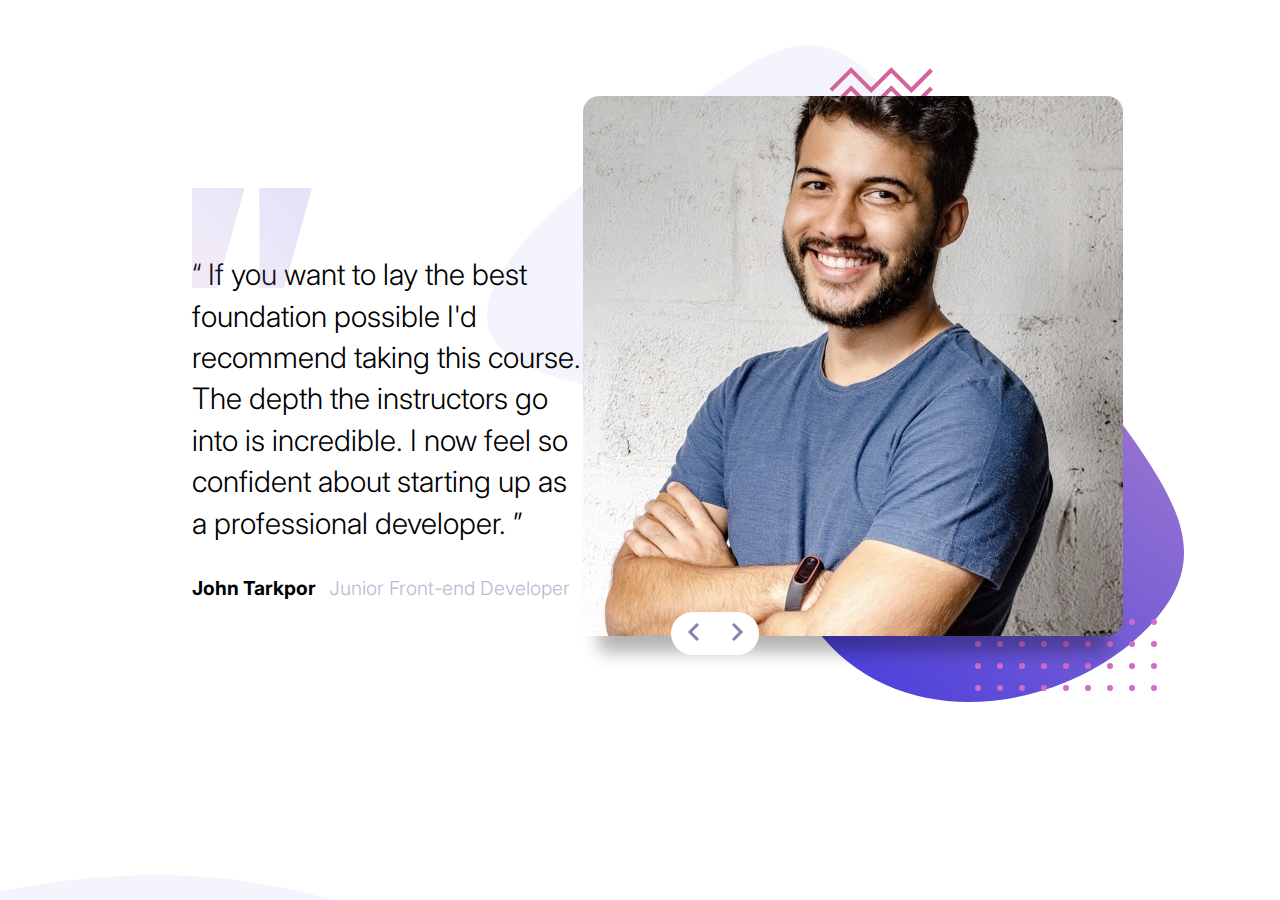
<file: coding-bootcamp-testimonials-slider-master/index.html>
<!DOCTYPE html>
<html lang="en">

<head>
    <meta charset="UTF-8">
    <meta name="viewport" content="width=device-width, initial-scale=1.0">
    <title>Bootcamp testimonial slider</title>
    <link rel="shortcut icon" href="images/favicon-32x32.png" type="image/x-icon">
    <link rel="stylesheet" href="style.css">
    <link rel="preconnect" href="https://fonts.gstatic.com">
    <link href="https://fonts.googleapis.com/css2?family=Inter:wght@300;500;700&display=swap" rel="stylesheet">
</head>

<body>
    <div id="screen-left">
        <img src="images/pattern-quotes.svg">
        <h2>&ldquo; If you want to lay the best foundation possible I'd recommend taking this course. The depth the
            instructors
            go into is incredible. I now feel so confident about starting up as a professional developer. &rdquo;</h2>
        <h4>
            <div id="name">John Tarkpor</div>
            <div id="description">Junior Front-end Developer</div>
        </h4>

    </div>
    <div id="screen-right">
        <img id="bg-pattern" src="images/pattern-bg.svg">
        <div class="carousel">

            <div class="carousel__track-container">
                <ul class="carousel__track">
                    <li class="carousel__slide current-slide">
                        <img class="carousel__image" src="images/image-john.jpg">
                    </li>
                    <li class="carousel__slide">
                        <img class="carousel__image" src="images/image-tanya.jpg">
                    </li>
                </ul>
            </div>
            <div class="buttons"><button class="carousel_button carousel__button--left">
                    <img src="images/icon-prev.svg" id="left">
                </button>
                <button class="carousel_button carousel__button--right">
                    <img src="images/icon-next.svg" id="right">
                </button>
            </div>

        </div>

    </div>
    <script src="app.js"></script>
</body>

</html>
</file>
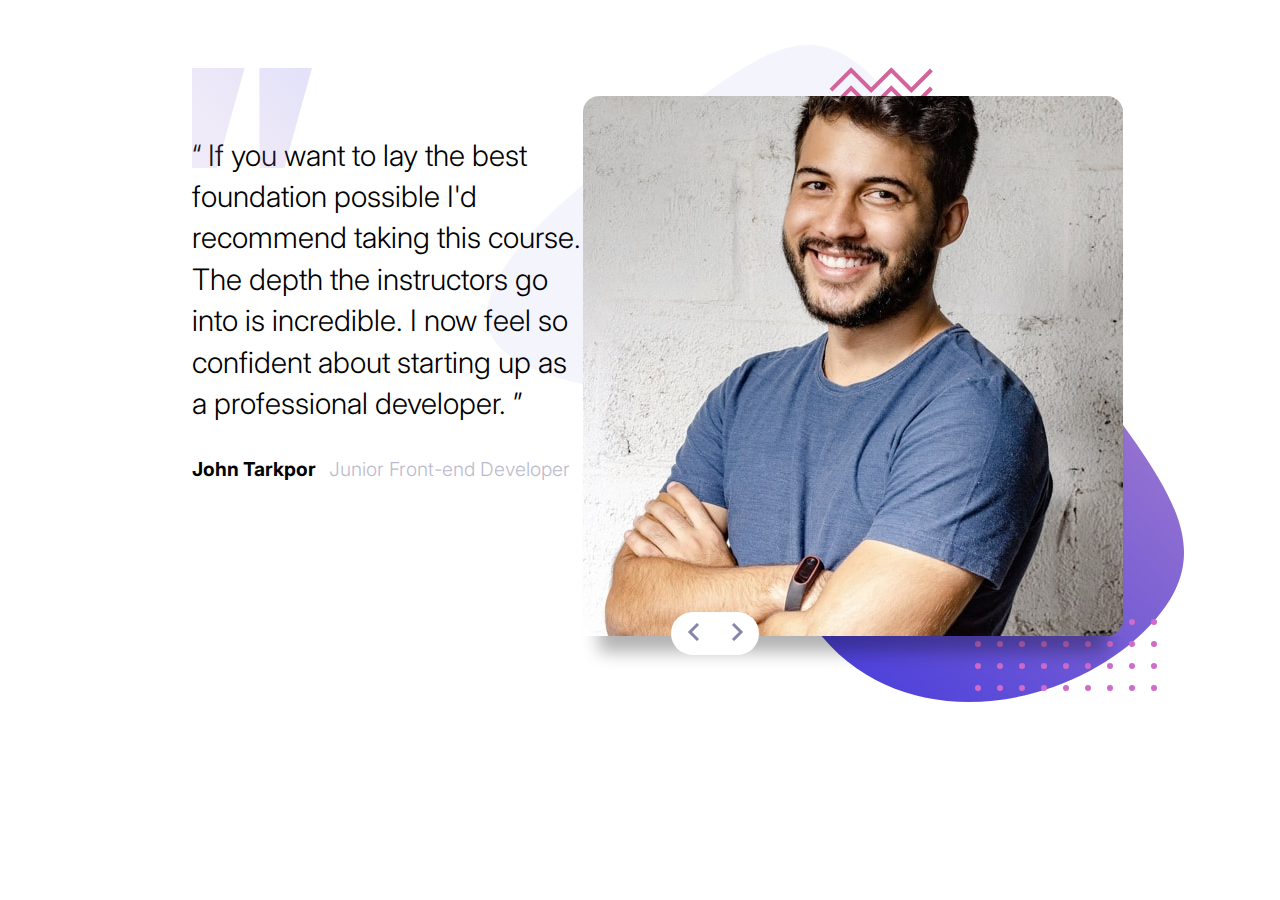
<file: design/index.html>
<!DOCTYPE html>
<html lang="en">

<head>
    <meta charset="UTF-8">
    <meta name="viewport" content="width=device-width, initial-scale=1.0">
    <title>Bootcamp testimonial slider</title>
    <link rel="shortcut icon" href="favicon-32x32.png" type="image/x-icon">
    <link rel="stylesheet" href="style.css">
    <link rel="preconnect" href="https://fonts.gstatic.com">
    <link href="https://fonts.googleapis.com/css2?family=Inter:wght@300;500;700&display=swap" rel="stylesheet">
</head>

<body>
    <div id="screen-left">
        <img src="pattern-quotes.svg">
        <h2>&ldquo; If you want to lay the best foundation possible I'd recommend taking this course. The depth the
            instructors
            go into is incredible. I now feel so confident about starting up as a professional developer. &rdquo;</h2>
        <h4>
            <div id="name">John Tarkpor</div>
            <div id="description">Junior Front-end Developer</div>
        </h4>

    </div>
    <div id="screen-right">
        <img id="bg-pattern" src="pattern-bg.svg">
        <div class="carousel">

            <div class="carousel__track-container">
                <ul class="carousel__track">
                    <li class="carousel__slide current-slide">
                        <img class="carousel__image" src="image-john.jpg">
                    </li>
                    <li class="carousel__slide">
                        <img class="carousel__image" src="image-tanya.jpg">
                    </li>
                </ul>
            </div>
            <div class="buttons"><button class="carousel_button carousel__button--left">
                    <img src="icon-prev.svg" id="left">
                </button>
                <button class="carousel_button carousel__button--right">
                    <img src="icon-next.svg" id="right">
                </button>
            </div>

        </div>

    </div>
    <!-- <img id="curve" src="pattern-curve.svg"> -->
    <script src="app.js"></script>
</body>

</html>
</file>
<file: coding-bootcamp-testimonials-slider-master/style.css>
* {
    padding: 0;
    margin: 0;
    -webkit-box-sizing: border-box;
    box-sizing: border-box;
    font-family: 'Inter', sans-serif;
}
html,body{
    width: 100vw;
    height:100vh;
}
body {
    display: grid;
    grid-template-columns: 1fr 1fr;
    background:url('images/pattern-curve.svg');
    background-repeat: no-repeat;
    background-size:85%;
    background-position-y: 140%;
    background-position-x: -20%;
}



#screen-left h2 {
    font-weight: 300;
    line-height: 1.4;
    font-size: 1.85rem;
}

#screen-left img {
    position: relative;
    top: 2.1rem;
    left: 0rem;
    align-self: start;
}

#screen-left h4 {
    display: flex;
    flex-direction: row;
    margin-top: 2rem;
    font-size: 1.2rem;
}

#screen-left h4 #name {
    font-weight: 700;
}

#screen-left h4 #description {
    font-weight: 300;
    color: hsl(240, 18%, 77%);
    margin-left: .8rem;
}

#screen-right #bg-pattern {
    position: relative;
    left: -6rem;
    z-index: -2;
    top: 5vh;
}

#slider {
    margin: 0;
    position: absolute;
    top: 7rem;
    left: 49%;
    border-radius: .4rem;
    box-shadow: 0.2em 1em 1em rgba(0, 0, 0, 0.3);
    z-index: -1;
}

button:focus {
    outline: none;
}



/* Carousel */

.carousel {
    position: absolute;
    top: 6rem;
    height: 540px;
    width: 540px;
    margin: 0 auto;
    box-shadow: 0em 2em 1em -1em rgba(0, 0, 0, 0.3);
}

.carousel__track-container {
    height: 100%;
    position: relative;
    overflow: hidden;
}

.carousel__track {
    padding: 0;
    margin: 0;
    list-style: none;
    position: relative;
    height: 100%;
    transition: transform 250ms ease-in;
}

.carousel__slide {
    position: absolute;
    top: 0;
    bottom: 0;
    width: 100%;
}
.carousel__image{
    border-radius:1rem;
}
.carousel_button {
    background: transparent;
    border: 0;
    cursor: pointer;
}

.buttons {
    position: relative;
    bottom: 1.5rem;
    left: 5.5rem;
    width: 5.5rem;
    height: 2.7rem;
    background-color: white;
    border-radius: 2rem;
    display: flex;
    justify-content: center;
    align-items: center;
}

.buttons img {
    color: hsl(240, 18%, 77%);
}

#left {
    margin-right: 2rem;
}
@media(min-width:1230px){
    #screen-left {
        display: flex;
        justify-content: center;
        flex-direction: column;
        margin-top: -25%;
        padding-left: 12rem;
    }
}
@media(max-width:1230px){
    body{
        grid-template-columns: 1fr;
        grid-template-rows: 700px 600px;
        overflow-x: hidden;
        background: none;
    }
    #screen-right{
       order:1;
    }
    #screen-left{
        order:2;
    }
    .carousel{
        height: 500px;
        width: 500px;
        left:6rem;
    }
    .carousel__track img{
        width: 500px;
        height: 500px;
    }
    .carousel__track-container{
       width: 500px;
    }
    #screen-left{
        text-align: center;
    }
    #screen-left h2{
        margin:3rem;
        font-size: 2rem;
    }
    #screen-left img{
        left:0;        
        top:7rem;
    }
    #screen-left h4 {
        flex-direction: column;
        margin-top: 2rem;
        font-size: 2rem;
    }
}
</file>
<file: design/style.css>
* {
    padding: 0;
    margin: 0;
    -webkit-box-sizing: border-box;
    box-sizing: border-box;
    font-family: 'Inter', sans-serif;
}
body {
    min-height: calc(100% - 154px);
    width: 100vw;
    padding-bottom: 154px;
    display: grid;
    grid-template-columns: 1fr 1fr;
    background-color: white;
}



#screen-left h2 {
    font-weight: 300;
    line-height: 1.4;
    font-size: 1.85rem;
}

#screen-left img {
    position: relative;
    top: 2.1rem;
    left: 0rem;
    align-self: start;
}

#screen-left h4 {
    display: flex;
    flex-direction: row;
    margin-top: 2rem;
    font-size: 1.2rem;
}

#screen-left h4 #name {
    font-weight: 700;
}

#screen-left h4 #description {
    font-weight: 300;
    color: hsl(240, 18%, 77%);
    margin-left: .8rem;
}

#screen-right #bg-pattern {
    position: relative;
    left: -6rem;
    z-index: -2;
    top: 5vh;
}

#slider {
    margin: 0;
    position: absolute;
    top: 7rem;
    left: 49%;
    border-radius: .4rem;
    box-shadow: 0.2em 1em 1em rgba(0, 0, 0, 0.3);
    z-index: -1;
}

button:focus {
    outline: none;
}

#curve {
    position: fixed;
    bottom: 0;
}


/* Carousel */

.carousel {
    position: absolute;
    top: 6rem;
    height: 540px;
    width: 540px;
    margin: 0 auto;
    box-shadow: 0em 2em 1em -1em rgba(0, 0, 0, 0.3);
}

.carousel__track-container {
    height: 100%;
    position: relative;
    overflow: hidden;
}

.carousel__track {
    padding: 0;
    margin: 0;
    list-style: none;
    position: relative;
    height: 100%;
    transition: transform 250ms ease-in;
}

.carousel__slide {
    position: absolute;
    top: 0;
    bottom: 0;
    width: 100%;
}
.carousel__image{
    border-radius:1rem;
}
.carousel_button {
    background: transparent;
    border: 0;
    cursor: pointer;
}

.buttons {
    position: relative;
    bottom: 1.5rem;
    left: 5.5rem;
    width: 5.5rem;
    height: 2.7rem;
    background-color: white;
    border-radius: 2rem;
    display: flex;
    justify-content: center;
    align-items: center;
}

.buttons img {
    color: hsl(240, 18%, 77%);
}

#left {
    margin-right: 2rem;
}
@media(min-width:1230px){
    #screen-left {
        display: flex;
        justify-content: center;
        flex-direction: column;
        margin-top: -25%;
        padding-left: 12rem;
    }
}
@media(max-width:1230px){
    body{
        grid-template-columns: 1fr;
        grid-template-rows: 700px 600px;
       /*  position:relative; */
    }
    #screen-right{
       order:1;
    }
    #screen-left{
        order:2;
    }
    .carousel{
        height: 500px;
        width: 500px;
        left:6rem;
    }
    .carousel__track img{
        width: 500px;
        height: 500px;
    }
    .carousel__track-container{
       width: 500px;
    }
    #screen-left{
        text-align: center;
    }
    #screen-left h2{
        margin:3rem;
        font-size: 2rem;
    }
    #screen-left img{
        left:0;        
        top:7rem;
    }
    #screen-left h4 {
        flex-direction: column;
        margin-top: 2rem;
        font-size: 2rem;
    }
}
</file>
